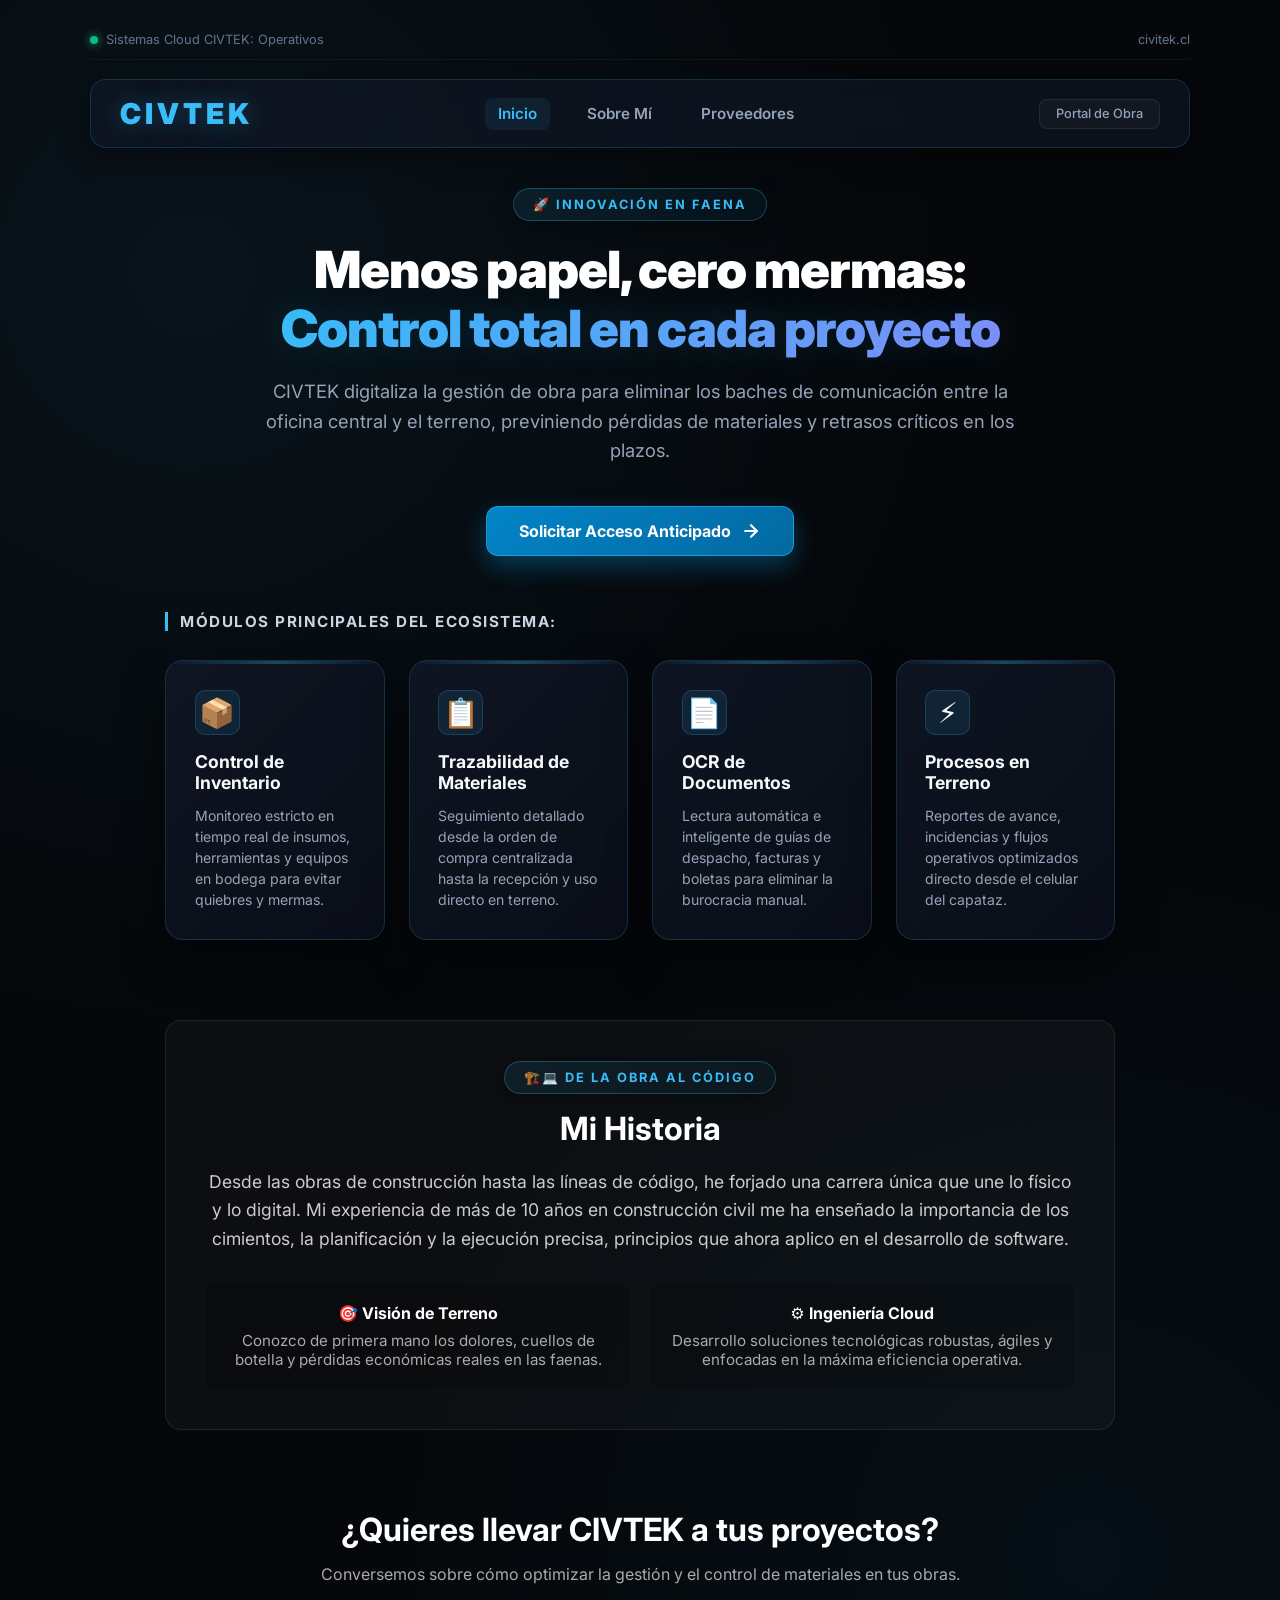
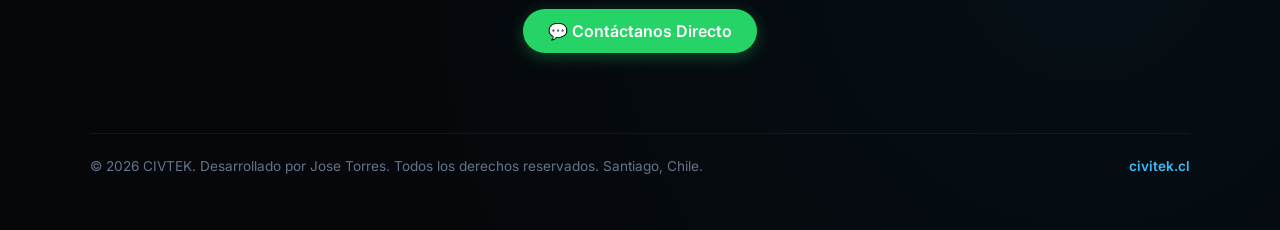
<file: index.html>
<!DOCTYPE html>
<html lang="es">
<head>
    <meta charset="UTF-8">
    <meta name="viewport" content="width=device-width, initial-scale=1.0">
    <title>CIVTEK - Gestión Inteligente para la Construcción</title>
    <link rel="stylesheet" href="style.css">
    <link href="https://fonts.googleapis.com/css2?family=Inter:wght@400;500;600;700;800;900&display=swap" rel="stylesheet">
</head>
<body>

    <div class="top-bar">
        <div class="system-status">
            <span class="status-dot"></span>
            <span>Sistemas Cloud CIVTEK: Operativos</span>
        </div>
        <div class="version-tag">civitek.cl</div>
    </div>

    <!-- Menú de Navegación del Sitio Web -->
    <header class="main-header">
        <div class="logo">CIVTEK</div>
        <nav class="nav-menu">
    <a href="index.html" class="nav-link active">Inicio</a>
    <a href="historia.html" class="nav-link">Sobre Mí</a>
    <a href="proveedores.html" class="nav-link">Proveedores</a>
</nav>
        <div class="header-badge">Portal de Obra</div>
    </header>

    <main>
        <div class="badge-container">
            <span class="badge">🚀 Innovación en Faena</span>
        </div>
        
        <h1>Menos papel, cero mermas:<br><span class="highlight-text">Control total en cada proyecto</span></h1>
        
        <p class="subtitle">
            CIVTEK digitaliza la gestión de obra para eliminar los baches de comunicación entre la oficina central y el terreno, previniendo pérdidas de materiales y retrasos críticos en los plazos.
        </p>

        <div class="cta-container">
            <button class="cta-button" onclick="alert('¡Gracias por tu interés en CIVTEK! Pronto habilitaremos el acceso al piloto exclusivo.')">
                <span>Solicitar Acceso Anticipado</span>
                <svg width="20" height="20" viewBox="0 0 24 24" fill="none" stroke="currentColor" stroke-width="2.5" stroke-linecap="round" stroke-linejoin="round"><line x1="5" y1="12" x2="19" y2="12"></line><polyline points="12 5 19 12 12 19"></polyline></svg>
            </button>
        </div>

        <div class="features-title">Módulos principales del ecosistema:</div>
        
        <div class="features">
            <div class="feature-card">
                <div class="card-icon">📦</div>
                <h3>Control de Inventario</h3>
                <p>Monitoreo estricto en tiempo real de insumos, herramientas y equipos en bodega para evitar quiebres y mermas.</p>
            </div>
            
            <div class="feature-card">
                <div class="card-icon">📋</div>
                <h3>Trazabilidad de Materiales</h3>
                <p>Seguimiento detallado desde la orden de compra centralizada hasta la recepción y uso directo en terreno.</p>
            </div>
            
            <div class="feature-card">
                <div class="card-icon">📄</div>
                <h3>OCR de Documentos</h3>
                <p>Lectura automática e inteligente de guías de despacho, facturas y boletas para eliminar la burocracia manual.</p>
            </div>
            
            <div class="feature-card">
                <div class="card-icon">⚡</div>
                <h3>Procesos en Terreno</h3>
                <p>Reportes de avance, incidencias y flujos operativos optimizados directo desde el celular del capataz.</p>
            </div>
        </div>

        <!-- NUEVA SECCIÓN: MI HISTORIA / SOBRE MÍ -->
        <section id="historia" class="story-section" style="margin-top: 80px; padding: 40px; background: rgba(255, 255, 255, 0.03); border-radius: 16px; border: 1px solid rgba(255, 255, 255, 0.08);">
            <div class="badge-container" style="margin-bottom: 15px;">
                <span class="badge">🏗️💻 De la Obra al Código</span>
            </div>
            <h2 style="font-size: 2rem; margin-bottom: 20px; color: #fff;">Mi Historia</h2>
            <p style="font-size: 1.1rem; line-height: 1.6; color: #ccc; margin-bottom: 20px;">
                Desde las obras de construcción hasta las líneas de código, he forjado una carrera única que une lo físico y lo digital. Mi experiencia de más de 10 años en construcción civil me ha enseñado la importancia de los cimientos, la planificación y la ejecución precisa, principios que ahora aplico en el desarrollo de software.
            </p>
            <div style="display: grid; grid-template-columns: repeat(auto-fit, minmax(250px, 1fr)); gap: 20px; margin-top: 30px;">
                <div style="background: rgba(0,0,0,0.2); padding: 20px; border-radius: 10px;">
                    <h4 style="color: #fff; margin-bottom: 8px;">🎯 Visión de Terreno</h4>
                    <p style="font-size: 0.95rem; color: #aaa;">Conozco de primera mano los dolores, cuellos de botella y pérdidas económicas reales en las faenas.</p>
                </div>
                <div style="background: rgba(0,0,0,0.2); padding: 20px; border-radius: 10px;">
                    <h4 style="color: #fff; margin-bottom: 8px;">⚙️ Ingeniería Cloud</h4>
                    <p style="font-size: 0.95rem; color: #aaa;">Desarrollo soluciones tecnológicas robustas, ágiles y enfocadas en la máxima eficiencia operativa.</p>
                </div>
            </div>
        </section>

        <!-- NUEVA SECCIÓN: CONTACTO RÁPIDO -->
        <section id="contacto" style="text-align: center; margin: 80px 0 40px 0;">
            <h2 style="font-size: 2rem; margin-bottom: 15px; color: #fff;">¿Quieres llevar CIVTEK a tus proyectos?</h2>
            <p style="color: #aaa; margin-bottom: 25px;">Conversemos sobre cómo optimizar la gestión y el control de materiales en tus obras.</p>
            <a href="mailto:contacto@civtek.cl" style="display: inline-block; background: #25d366; color: #fff; padding: 12px 25px; border-radius: 30px; text-decoration: none; font-weight: 600; font-size: 1rem; box-shadow: 0 4px 15px rgba(37, 211, 102, 0.3);">
                💬 Contáctanos Directo
            </a>
        </section>
    </main>

    <footer>
        <p>&copy; 2026 CIVTEK. Desarrollado por Jose Torres. Todos los derechos reservados. Santiago, Chile.</p>
        <p class="footer-domain">civitek.cl</p>
    </footer>

</body>
</html>
</file>
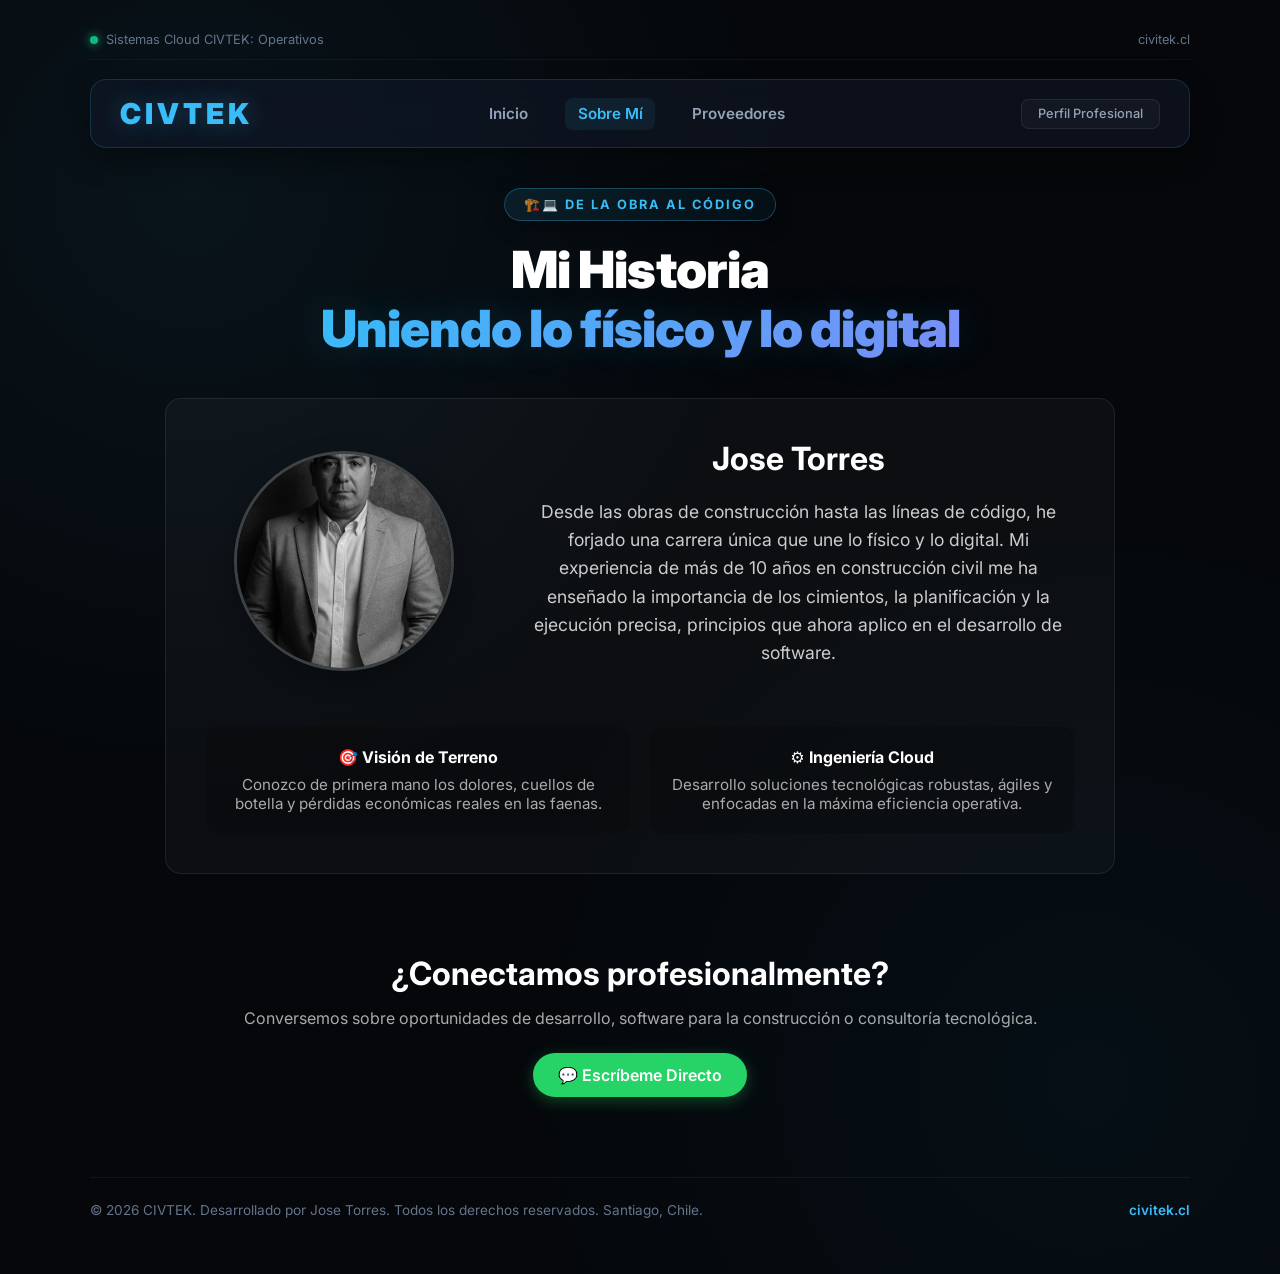
<file: historia.html>
<!DOCTYPE html>
<html lang="es">
<head>
    <meta charset="UTF-8">
    <meta name="viewport" content="width=device-width, initial-scale=1.0">
    <title>Sobre Mí - Jose Torres | CIVTEK</title>
    <link rel="stylesheet" href="style.css">
    <link href="https://fonts.googleapis.com/css2?family=Inter:wght@400;500;600;700;800;900&display=swap" rel="stylesheet">
</head>
<body>

    <div class="top-bar">
        <div class="system-status">
            <span class="status-dot"></span>
            <span>Sistemas Cloud CIVTEK: Operativos</span>
        </div>
        <div class="version-tag">civitek.cl</div>
    </div>

    <!-- Menú de Navegación Sincronizado -->
    <header class="main-header">
        <div class="logo">CIVTEK</div>
        <nav class="nav-menu">
            <a href="index.html" class="nav-link">Inicio</a>
            <a href="historia.html" class="nav-link active">Sobre Mí</a>
            <a href="proveedores.html" class="nav-link">Proveedores</a>
        </nav>
        <div class="header-badge">Perfil Profesional</div>
    </header>

    <main>
        <div class="badge-container">
            <span class="badge">🏗️💻 De la Obra al Código</span>
        </div>
        
        <h1>Mi Historia<br><span class="highlight-text">Uniendo lo físico y lo digital</span></h1>

        <!-- SECCIÓN: SOBRE MÍ / HISTORIA CON FOTO -->
        <section class="story-section" style="margin-top: 40px; padding: 40px; background: rgba(255, 255, 255, 0.03); border-radius: 16px; border: 1px solid rgba(255, 255, 255, 0.08);">
            
            <div style="display: grid; grid-template-columns: 1fr 2fr; gap: 40px; align-items: center;">
                
                <!-- Columna de la Fotografía -->
                <div style="text-align: center;">
                    <img src="foto-jose.jpg" alt="Jose Torres - Fundador de CIVTEK" style="width: 100%; max-width: 220px; height: 220px; object-fit: cover; border-radius: 50%; border: 3px solid rgba(255, 255, 255, 0.2); box-shadow: 0 8px 25px rgba(0,0,0,0.3);">
                </div>

                <!-- Columna del Texto e Historia -->
                <div>
                    <h2 style="font-size: 2rem; margin-bottom: 20px; color: #fff;">Jose Torres</h2>
                    <p style="font-size: 1.1rem; line-height: 1.6; color: #ccc; margin-bottom: 20px;">
                        Desde las obras de construcción hasta las líneas de código, he forjado una carrera única que une lo físico y lo digital. Mi experiencia de más de 10 años en construcción civil me ha enseñado la importancia de los cimientos, la planificación y la ejecución precisa, principios que ahora aplico en el desarrollo de software.
                    </p>
                </div>

            </div>

            <!-- Tarjetas de apoyo abajo -->
            <div style="display: grid; grid-template-columns: repeat(auto-fit, minmax(250px, 1fr)); gap: 20px; margin-top: 40px;">
                <div style="background: rgba(0,0,0,0.2); padding: 20px; border-radius: 10px;">
                    <h4 style="color: #fff; margin-bottom: 8px;">🎯 Visión de Terreno</h4>
                    <p style="font-size: 0.95rem; color: #aaa;">Conozco de primera mano los dolores, cuellos de botella y pérdidas económicas reales en las faenas.</p>
                </div>
                <div style="background: rgba(0,0,0,0.2); padding: 20px; border-radius: 10px;">
                    <h4 style="color: #fff; margin-bottom: 8px;">⚙️ Ingeniería Cloud</h4>
                    <p style="font-size: 0.95rem; color: #aaa;">Desarrollo soluciones tecnológicas robustas, ágiles y enfocadas en la máxima eficiencia operativa.</p>
                </div>
            </div>
        </section>

        <!-- SECCIÓN DE CONTACTO RÁPIDO -->
        <section style="text-align: center; margin: 80px 0 40px 0;">
            <h2 style="font-size: 2rem; margin-bottom: 15px; color: #fff;">¿Conectamos profesionalmente?</h2>
            <p style="color: #aaa; margin-bottom: 25px;">Conversemos sobre oportunidades de desarrollo, software para la construcción o consultoría tecnológica.</p>
            <a href="mailto:contacto@civtek.cl" style="display: inline-block; background: #25d366; color: #fff; padding: 12px 25px; border-radius: 30px; text-decoration: none; font-weight: 600; font-size: 1rem; box-shadow: 0 4px 15px rgba(37, 211, 102, 0.3);">
                💬 Escríbeme Directo
            </a>
        </section>
    </main>

    <footer>
        <p>&copy; 2026 CIVTEK. Desarrollado por Jose Torres. Todos los derechos reservados. Santiago, Chile.</p>
        <p class="footer-domain">civitek.cl</p>
    </footer>

</body>
</html>
</file>
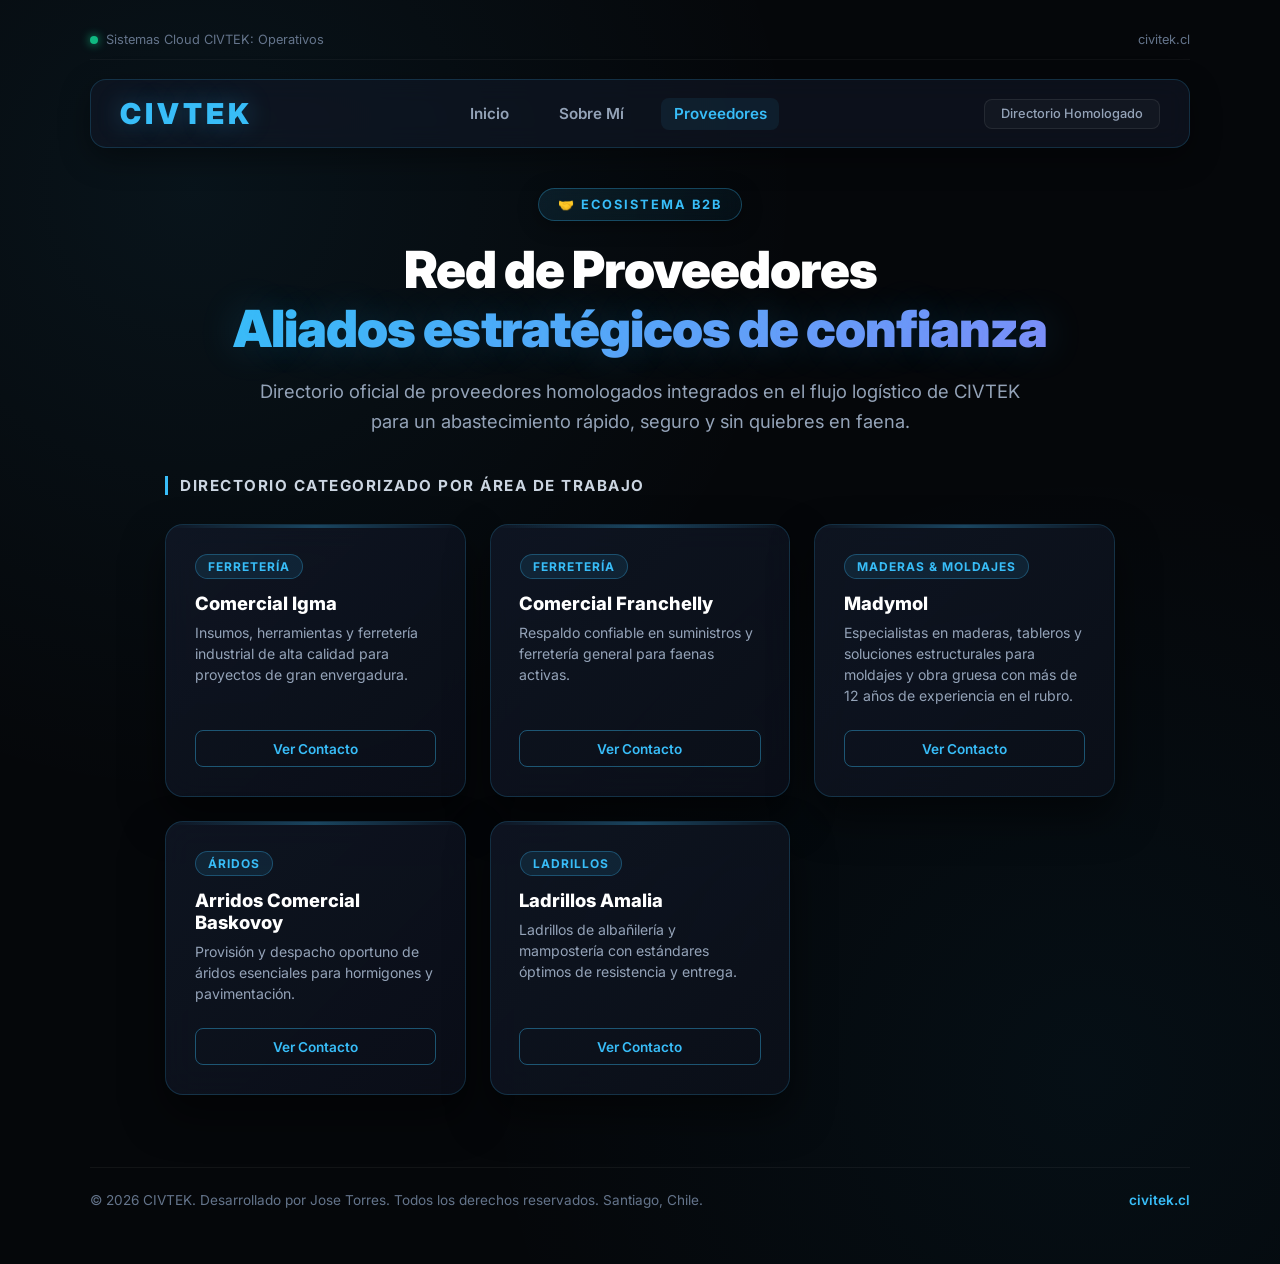
<file: proveedores.html>
<!DOCTYPE html>
<html lang="es">
<head>
    <meta charset="UTF-8">
    <meta name="viewport" content="width=device-width, initial-scale=1.0">
    <title>Red de Proveedores - CIVTEK</title>
    <link rel="stylesheet" href="style.css">
    <link href="https://fonts.googleapis.com/css2?family=Inter:wght@400;500;600;700;800;900&display=swap" rel="stylesheet">
</head>
<body>

    <div class="top-bar">
        <div class="system-status">
            <span class="status-dot"></span>
            <span>Sistemas Cloud CIVTEK: Operativos</span>
        </div>
        <div class="version-tag">civitek.cl</div>
    </div>

    <!-- Menú de Navegación del Sitio Web Sincronizado -->
    <header class="main-header">
        <div class="logo">CIVTEK</div>
       <nav class="nav-menu">
    <a href="index.html" class="nav-link">Inicio</a>
    <a href="historia.html" class="nav-link">Sobre Mí</a>
    <a href="proveedores.html" class="nav-link active">Proveedores</a>
</nav>
        <div class="header-badge">Directorio Homologado</div>
    </header>

    <main>
        <div class="badge-container">
            <span class="badge">🤝 Ecosistema B2B</span>
        </div>
        
        <h1>Red de Proveedores<br><span class="highlight-text">Aliados estratégicos de confianza</span></h1>
        
        <p class="subtitle">
            Directorio oficial de proveedores homologados integrados en el flujo logístico de CIVTEK para un abastecimiento rápido, seguro y sin quiebres en faena.
        </p>

        <!-- SECCIÓN: Proveedores Organizados por Área -->
        <div class="suppliers-section">
            <div class="features-title">Directorio Categorizado por Área de Trabajo</div>
            
            <div class="suppliers-grid">
                
                <!-- Área: Ferretería -->
                <div class="supplier-card">
                    <div class="supplier-category">Ferretería</div>
                    <h3>Comercial Igma</h3>
                    <p class="supplier-desc">Insumos, herramientas y ferretería industrial de alta calidad para proyectos de gran envergadura.</p>
                    <button class="supplier-btn" onclick="alert('Comercial Igma: Proveedor verificado de Ferretería. Contacto integrado en red CIVTEK.')">Ver Contacto</button>
                </div>

                <div class="supplier-card">
                    <div class="supplier-category">Ferretería</div>
                    <h3>Comercial Franchelly</h3>
                    <p class="supplier-desc">Respaldo confiable en suministros y ferretería general para faenas activas.</p>
                    <button class="supplier-btn" onclick="alert('Comercial Franchelly: Proveedor verificado de Ferretería. Contacto integrado en red CIVTEK.')">Ver Contacto</button>
                </div>

               <!-- Área: Maderas -->
<div class="supplier-card">
    <div class="supplier-category">Maderas & Moldajes</div>
    <h3>Madymol</h3>
    <p class="supplier-desc">Especialistas en maderas, tableros y soluciones estructurales para moldajes y obra gruesa con más de 12 años de experiencia en el rubro.</p>
    <button class="supplier-btn" onclick="alert('Madymol: Proveedor verificado especialista en Maderas y Moldajes. Integrado en red CIVTEK.')">Ver Contacto</button>
</div>

                <!-- Área: Áridos -->
                <div class="supplier-card">
                    <div class="supplier-category">Áridos</div>
                    <h3>Arridos Comercial Baskovoy</h3>
                    <p class="supplier-desc">Provisión y despacho oportuno de áridos esenciales para hormigones y pavimentación.</p>
                    <button class="supplier-btn" onclick="alert('Arridos Comercial Baskovoy: Proveedor verificado de Áridos. Contacto integrado en red CIVTEK.')">Ver Contacto</button>
                </div>

                <!-- Área: Ladrillos -->
                <div class="supplier-card">
                    <div class="supplier-category">Ladrillos</div>
                    <h3>Ladrillos Amalia</h3>
                    <p class="supplier-desc">Ladrillos de albañilería y mampostería con estándares óptimos de resistencia y entrega.</p>
                    <button class="supplier-btn" onclick="alert('Ladrillos Amalia: Proveedor verificado de Ladrillos. Contacto integrado en red CIVTEK.')">Ver Contacto</button>
                </div>

            </div>
        </div>
    </main>

    <footer>
        <p>&copy; 2026 CIVTEK. Desarrollado por Jose Torres. Todos los derechos reservados. Santiago, Chile.</p>
        <p class="footer-domain">civitek.cl</p>
    </footer>

</body>
</html>
</file>
<file: style.css>
:root {
    --bg-base: #05070a;
    --bg-card: linear-gradient(135deg, rgba(17, 24, 39, 0.8), rgba(11, 15, 25, 0.9));
    --border-card: rgba(56, 189, 248, 0.18);
    --border-hover: rgba(56, 189, 248, 0.6);
    --accent: #38bdf8;
    --accent-glow: rgba(56, 189, 248, 0.35);
    --text-main: #f8fafc;
    --text-muted: #94a3b8;
}

* {
    margin: 0;
    padding: 0;
    box-sizing: border-box;
    font-family: 'Inter', system-ui, -apple-system, sans-serif;
}

body {
    background-color: var(--bg-base);
    color: var(--text-main);
    min-height: 100vh;
    display: flex;
    flex-direction: column;
    justify-content: space-between;
    padding: 2rem 2.5rem;
    position: relative;
    overflow-x: hidden;
    background-image: 
        radial-gradient(circle at 15% 15%, rgba(56, 189, 248, 0.07) 0%, transparent 40%),
        radial-gradient(circle at 85% 85%, rgba(14, 165, 233, 0.05) 0%, transparent 40%);
}

.top-bar {
    max-width: 1100px;
    width: 100%;
    margin: 0 auto 1.2rem auto;
    display: flex;
    justify-content: space-between;
    align-items: center;
    font-size: 0.8rem;
    color: #64748b;
    border-bottom: 1px solid rgba(255, 255, 255, 0.04);
    padding-bottom: 0.75rem;
}

.system-status {
    display: flex;
    align-items: center;
    gap: 8px;
}

.status-dot {
    width: 8px;
    height: 8px;
    background-color: #10b981;
    border-radius: 50%;
    box-shadow: 0 0 10px #10b981;
    animation: pulse-dot 2s infinite;
}

@keyframes pulse-dot {
    0% { transform: scale(0.95); opacity: 0.8; }
    50% { transform: scale(1.2); opacity: 1; box-shadow: 0 0 15px #10b981; }
    100% { transform: scale(0.95); opacity: 0.8; }
}

/* Cabecera y Menú de Navegación */
.main-header {
    max-width: 1100px;
    width: 100%;
    margin: 0 auto;
    display: flex;
    justify-content: space-between;
    align-items: center;
    background: rgba(17, 24, 39, 0.6);
    backdrop-filter: blur(12px);
    padding: 1rem 1.8rem;
    border-radius: 16px;
    border: 1px solid var(--border-card);
    box-shadow: 0 10px 30px rgba(0, 0, 0, 0.4);
}

.logo {
    font-size: 1.8rem;
    font-weight: 900;
    letter-spacing: 4px;
    color: var(--accent);
    text-shadow: 0 0 25px var(--accent-glow);
}

.nav-menu {
    display: flex;
    gap: 1.5rem;
}

.nav-link {
    color: var(--text-muted);
    text-decoration: none;
    font-size: 0.95rem;
    font-weight: 600;
    transition: color 0.3s ease;
    padding: 0.4rem 0.8rem;
    border-radius: 8px;
}

.nav-link:hover, .nav-link.active {
    color: var(--accent);
    background: rgba(56, 189, 248, 0.08);
}

.header-badge {
    background: rgba(255, 255, 255, 0.03);
    border: 1px solid rgba(255, 255, 255, 0.08);
    padding: 0.4rem 1rem;
    border-radius: 8px;
    font-size: 0.8rem;
    color: var(--text-muted);
    font-weight: 500;
}

main {
    max-width: 950px;
    width: 100%;
    margin: 0 auto;
    text-align: center;
    padding: 2.5rem 0;
}

.badge-container {
    margin-bottom: 1.2rem;
}

.badge {
    background: linear-gradient(135deg, rgba(56, 189, 248, 0.1), rgba(14, 165, 233, 0.05));
    color: var(--accent);
    padding: 0.5rem 1.2rem;
    border-radius: 100px;
    font-size: 0.8rem;
    font-weight: 700;
    text-transform: uppercase;
    letter-spacing: 2px;
    display: inline-block;
    border: 1px solid rgba(56, 189, 248, 0.3);
    box-shadow: 0 4px 20px rgba(0, 0, 0, 0.4);
    backdrop-filter: blur(10px);
}

h1 {
    font-size: 3.2rem;
    margin-bottom: 1.2rem;
    line-height: 1.15;
    font-weight: 900;
    letter-spacing: -1px;
    color: #ffffff;
}

.highlight-text {
    background: linear-gradient(135deg, #38bdf8 0%, #818cf8 100%);
    -webkit-background-clip: text;
    -webkit-text-fill-color: transparent;
    text-shadow: 0 0 40px rgba(56, 189, 248, 0.2);
}

p.subtitle {
    font-size: 1.15rem;
    color: var(--text-muted);
    margin-bottom: 2.5rem;
    line-height: 1.6;
    max-width: 780px;
    margin-left: auto;
    margin-right: auto;
}

.cta-container {
    margin-bottom: 3.5rem;
}

.cta-button {
    background: linear-gradient(135deg, #0284c7, #0369a1);
    color: #ffffff;
    border: 1px solid rgba(56, 189, 248, 0.5);
    padding: 0.9rem 2rem;
    border-radius: 12px;
    font-size: 1rem;
    font-weight: 700;
    cursor: pointer;
    display: inline-flex;
    align-items: center;
    gap: 10px;
    box-shadow: 0 10px 25px rgba(2, 132, 199, 0.4);
    transition: all 0.3s cubic-bezier(0.16, 1, 0.3, 1);
}

.cta-button:hover {
    transform: translateY(-3px);
    background: linear-gradient(135deg, #0369a1, #075985);
    box-shadow: 0 15px 35px rgba(56, 189, 248, 0.4);
    border-color: var(--accent);
}

.features-title {
    font-size: 0.95rem;
    color: #cbd5e1;
    margin-bottom: 1.8rem;
    font-weight: 700;
    text-align: left;
    border-left: 3px solid var(--accent);
    padding-left: 12px;
    letter-spacing: 1.5px;
    text-transform: uppercase;
}

.features {
    display: grid;
    grid-template-columns: repeat(auto-fit, minmax(210px, 1fr));
    gap: 1.5rem;
    text-align: left;
    margin-bottom: 3rem;
}

.feature-card, .supplier-card {
    background: var(--bg-card);
    backdrop-filter: blur(16px);
    padding: 1.8rem;
    border-radius: 18px;
    border: 1px solid var(--border-card);
    box-shadow: 0 20px 40px rgba(0, 0, 0, 0.5);
    transition: all 0.4s cubic-bezier(0.16, 1, 0.3, 1);
    position: relative;
    overflow: hidden;
    display: flex;
    flex-direction: column;
    justify-content: space-between;
}

.feature-card::before, .supplier-card::before {
    content: '';
    position: absolute;
    top: 0;
    left: 0;
    width: 100%;
    height: 3px;
    background: linear-gradient(90deg, transparent, var(--accent), transparent);
    opacity: 0.3;
    transition: opacity 0.3s;
}

.feature-card:hover, .supplier-card:hover {
    transform: translateY(-8px) scale(1.01);
    border-color: var(--border-hover);
    box-shadow: 0 25px 50px rgba(56, 189, 248, 0.15);
    background: linear-gradient(135deg, rgba(30, 41, 59, 0.9), rgba(15, 23, 42, 0.95));
}

.feature-card:hover::before, .supplier-card:hover::before {
    opacity: 1;
}

.card-icon {
    font-size: 1.8rem;
    margin-bottom: 1rem;
    background: rgba(56, 189, 248, 0.1);
    width: 45px;
    height: 45px;
    display: flex;
    align-items: center;
    justify-content: center;
    border-radius: 10px;
    border: 1px solid rgba(56, 189, 248, 0.2);
}

.feature-card h3 {
    font-size: 1.1rem;
    margin-bottom: 0.75rem;
    color: var(--text-main);
    font-weight: 700;
}

.feature-card p {
    font-size: 0.88rem;
    color: var(--text-muted);
    line-height: 1.5;
}

/* Estilos de Proveedores */
.suppliers-section {
    margin-top: 1rem;
    margin-bottom: 2rem;
}

.suppliers-grid {
    display: grid;
    grid-template-columns: repeat(auto-fit, minmax(260px, 1fr));
    gap: 1.5rem;
    text-align: left;
}

.supplier-category {
    font-size: 0.75rem;
    background: rgba(56, 189, 248, 0.1);
    color: var(--accent);
    border: 1px solid rgba(56, 189, 248, 0.3);
    padding: 0.25rem 0.75rem;
    border-radius: 20px;
    display: inline-block;
    font-weight: 700;
    text-transform: uppercase;
    letter-spacing: 1px;
    margin-bottom: 0.8rem;
    align-self: flex-start;
}

.supplier-card h3 {
    font-size: 1.15rem;
    color: #ffffff;
    font-weight: 800;
    margin-bottom: 0.5rem;
}

.supplier-desc {
    font-size: 0.88rem;
    color: var(--text-muted);
    line-height: 1.5;
    margin-bottom: 1.5rem;
    flex-grow: 1;
}

.supplier-btn {
    background: transparent;
    color: var(--accent);
    border: 1px solid rgba(56, 189, 248, 0.4);
    padding: 0.6rem 1.2rem;
    border-radius: 8px;
    font-size: 0.85rem;
    font-weight: 600;
    cursor: pointer;
    transition: all 0.3s ease;
    width: 100%;
}

.supplier-btn:hover {
    background: rgba(56, 189, 248, 0.1);
    border-color: var(--accent);
    box-shadow: 0 0 15px rgba(56, 189, 248, 0.2);
}

footer {
    text-align: center;
    color: #64748b;
    font-size: 0.85rem;
    padding: 1.5rem 0;
    border-top: 1px solid rgba(255, 255, 255, 0.05);
    max-width: 1100px;
    width: 100%;
    margin: 0 auto;
    display: flex;
    justify-content: space-between;
    align-items: center;
}

.footer-domain {
    color: var(--accent);
    font-weight: 600;
}

.brand-logo {
    display: flex;
    align-items: center;
    gap: 12px;
    text-decoration: none;
}

.logo-icon {
    width: 42px;
    height: 42px;
    background: linear-gradient(135deg, rgba(56, 189, 248, 0.15), rgba(14, 165, 233, 0.05));
    border: 1px solid rgba(56, 189, 248, 0.4);
    border-radius: 10px;
    display: flex;
    align-items: center;
    justify-content: center;
    color: var(--accent);
    box-shadow: 0 0 20px rgba(56, 189, 248, 0.2);
    transition: transform 0.3s ease, box-shadow 0.3s ease;
}

.brand-logo:hover .logo-icon {
    transform: scale(1.05);
    box-shadow: 0 0 25px rgba(56, 189, 248, 0.4);
}

.logo-text {
    font-size: 1.8rem;
    font-weight: 900;
    letter-spacing: 4px;
    color: #ffffff;
}

.logo-highlight {
    color: var(--accent);
    text-shadow: 0 0 25px var(--accent-glow);
}
</file>
